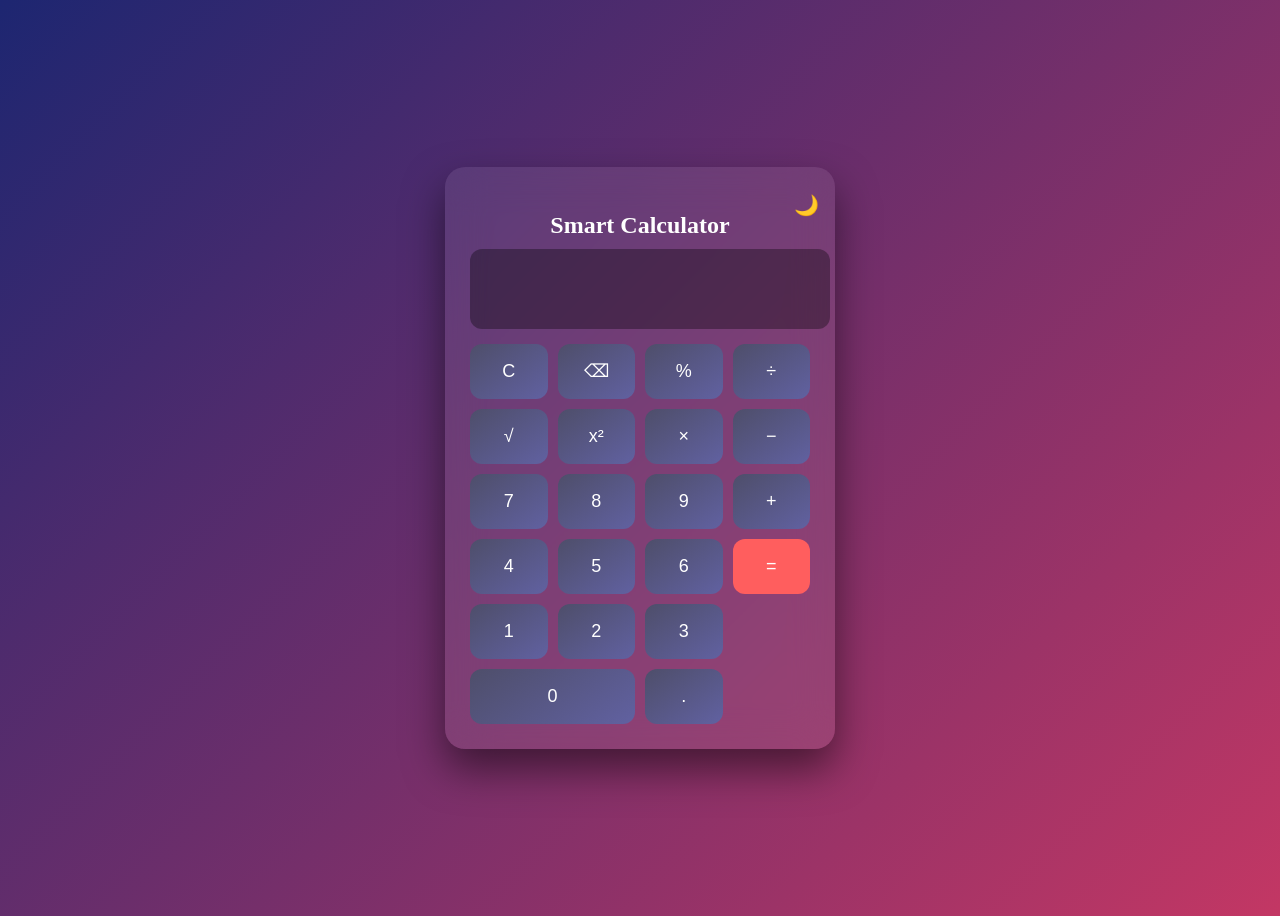
<file: CodeAlpha-Calculator/index.html>
<!DOCTYPE html>
<html lang="en">
<head>
<meta charset="UTF-8">
<title>Advanced Calculator</title>
<link rel="stylesheet" href="style.css">
</head>
<body>

<div class="calculator">

<h2>Smart Calculator</h2>

<button class="theme-toggle" onclick="toggleTheme()">🌙</button>

<input type="text" id="display" disabled>

<div class="buttons">

<button onclick="clearDisplay()">C</button>
<button onclick="deleteLast()">⌫</button>
<button onclick="percentage()">%</button>
<button onclick="setOperator('/')">÷</button>

<button onclick="squareRoot()">√</button>
<button onclick="square()">x²</button>
<button onclick="setOperator('*')">×</button>
<button onclick="setOperator('-')">−</button>

<button onclick="appendNumber('7')">7</button>
<button onclick="appendNumber('8')">8</button>
<button onclick="appendNumber('9')">9</button>
<button onclick="setOperator('+')">+</button>

<button onclick="appendNumber('4')">4</button>
<button onclick="appendNumber('5')">5</button>
<button onclick="appendNumber('6')">6</button>
<button onclick="calculate()" class="equal">=</button>

<button onclick="appendNumber('1')">1</button>
<button onclick="appendNumber('2')">2</button>
<button onclick="appendNumber('3')">3</button>

<button onclick="appendNumber('0')" class="zero">0</button>
<button onclick="appendNumber('.')">.</button>

</div>



</div>

<script src="script.js"></script>
</body>
</html>
</file>
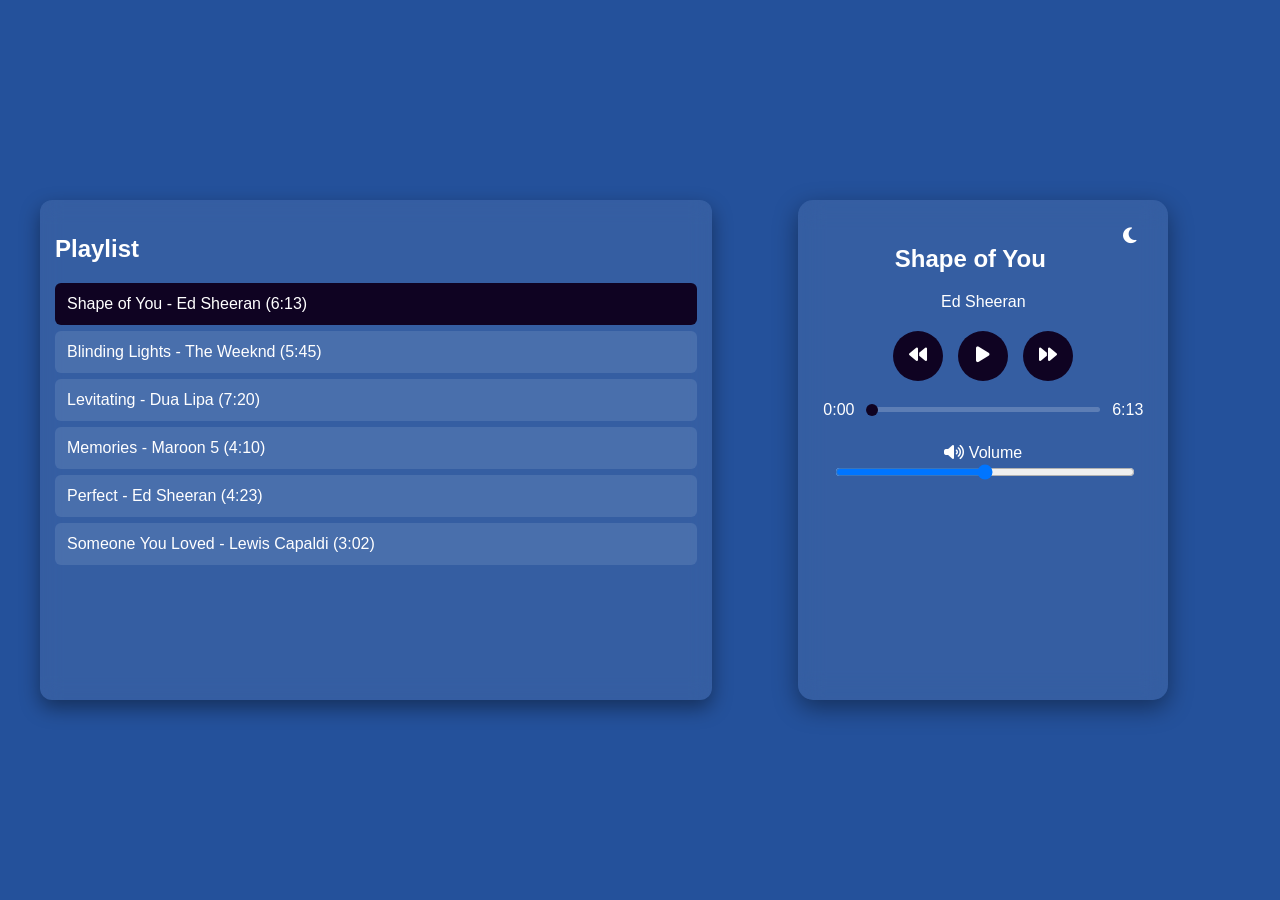
<file: CodeAlpha-MusicPlayer/index.html>
<!DOCTYPE html>
<html lang="en">
<head>
    <meta charset="UTF-8">
    <title>Professional Music Player</title>

    <link rel="stylesheet" href="style.css">
    <link rel="stylesheet" href="https://cdnjs.cloudflare.com/ajax/libs/font-awesome/6.5.1/css/all.min.css">
</head>
<body>

<div class="app-container">

    <!-- Playlist (100% width on left) -->
    <div class="playlist">
        <h2>Playlist</h2>
        <ul id="song-list"></ul>
    </div>

    <!-- Center Music Player -->
    <div class="player-container">

        <div class="player">
<button id="theme-toggle" class="theme-btn"><i class="fa-solid fa-moon"></i></button>

            <h2 id="song-title">Song Title</h2>
            <p id="song-artist">Artist Name</p>

            <audio id="audio"></audio>

            <!-- Controls -->
            <div class="controls">
                <button id="prev"><i class="fa-solid fa-backward"></i></button>
                <button id="play"><i class="fa-solid fa-play"></i></button>
                <button id="next"><i class="fa-solid fa-forward"></i></button>
            </div>

            <!-- Progress Bar -->
            <div class="progress-container">
                <span id="current-time">0:00</span>
                <input type="range" id="progress" value="0">
                <span id="duration">0:00</span>
            </div>

            <!-- Volume -->
            <div class="volume-container">
                <label><i class="fa-solid fa-volume-high"></i> Volume</label>
                <input type="range" id="volume" min="0" max="1" step="0.01">
            </div>

        </div>
    </div>

</div>

<script src="script.js"></script>
</body>
</html>
</file>
<file: CodeAlpha-Calculator/style.css>
body{
display:flex;
justify-content:center;
align-items:center;
height:100vh;
background:linear-gradient(135deg,#1d2671,#c33764);
font-family:Poppins;
transition:0.4s;
}

.calculator{
background:rgba(255,255,255,0.08);
backdrop-filter:blur(20px);
padding:25px;
border-radius:20px;
width:340px;
box-shadow:0 20px 40px rgba(0,0,0,0.5);
position:relative;
}

h2{
text-align:center;
color:white;
margin-bottom:10px;
}

.theme-toggle{
position:absolute;
right:10px;
top:10px;
border:none;
background:none;
font-size:20px;
cursor:pointer;
color:white;
}

#display{
width:100%;
height:60px;
font-size:28px;
text-align:right;
padding:10px;
border:none;
border-radius:12px;
background:#00000055;
color:white;
margin-bottom:15px;
}

.buttons{
display:grid;
grid-template-columns:repeat(4,1fr);
gap:10px;
}

button{
height:55px;
font-size:18px;
border:none;
border-radius:12px;
cursor:pointer;
background:linear-gradient(145deg,#4e4e6a,#6161a1);
color:white;
transition:0.2s;
}

button:hover{
transform:scale(1.05);
}

.equal{
grid-row:span 2;
background:#ff5e5e;
}

.zero{
grid-column:span 2;
}


/* Light Mode */

.light{
background:linear-gradient(135deg,#ffffff,#dfe9f3);
}

.light .calculator{
background:white;
}

.light #display{
background:#eee;
color:black;
}

.light button{
background:#f1f1f1;
color:black;
}
</file>
<file: CodeAlpha-MusicPlayer/style.css>
:root {
    --bg: #24519b;
    --player-bg: rgba(255, 255, 255, 0.08);
    --text: white;
    --accent: #0f0322;
}

.light-mode {
    --bg: #db30c4;
    --player-bg: rgb(238, 73, 224);
    --text: #111;
    --accent: #7e106f;
}

body {
    font-family: 'Poppins', sans-serif;
    background: var(--bg);
    margin: 0;
    height: 100vh;
    display: flex;
    justify-content: center;
    align-items: center;
}

/* App Layout */
.app-container {
    display: flex;
    width: 95%;
    max-width: 1200px;
    height: 500px;
    gap: 15px;
}

/* Playlist (100% width) */
.playlist {
    flex: 1;
    background: var(--player-bg);
    padding: 15px;
    border-radius: 12px;
    color: var(--text);
    backdrop-filter: blur(10px);
    box-shadow: 0 8px 20px rgba(0, 0, 0, 0.4);
    overflow-y: auto;
}

#song-list {
    list-style: none;
    padding: 0;
    margin: 0;
}

#song-list li {
    padding: 12px;
    margin: 6px 0;
    background: rgba(255, 255, 255, 0.1);
    border-radius: 6px;
    cursor: pointer;
    transition: 0.3s;
}

#song-list li:hover,
#song-list li.active {
    background: var(--accent);
    color: white;
}

/* Player Container (Center) */
.player-container {
    flex: 0.8;
    display: flex;
    justify-content: center;
}

.player {
    background: var(--player-bg);
    padding: 25px;
    border-radius: 15px;
    text-align: center;
    width: 320px;
    color: var(--text);
    backdrop-filter: blur(12px);
    box-shadow: 0 8px 25px rgba(0, 0, 0, 0.4);
}

/* Controls */
.controls {
    display: flex;
    justify-content: center;
    gap: 15px;
    margin: 20px 0;
}

.controls button {
    background: var(--accent);
    border: none;
    width: 50px;
    height: 50px;
    border-radius: 50%;
    color: white;
    font-size: 18px;
    cursor: pointer;
    transition: 0.3s;
}

.controls button:hover {
    transform: scale(1.1);
}

/* Progress */
.progress-container {
    display: flex;
    align-items: center;
    gap: 10px;
}

#progress {
    flex: 1;
    height: 5px;
    appearance: none;
    background: rgba(255, 255, 255, 0.2);
    border-radius: 5px;
}

#progress::-webkit-slider-thumb {
    appearance: none;
    width: 12px;
    height: 12px;
    border-radius: 50%;
    background: var(--accent);
}

/* Volume */
.volume-container {
    margin-top: 15px;
    background: var(--volume-bg);
    padding: 10px;
    border-radius: 8px;
    color: white;
}

.volume-container input {
    width: 100%;
}

/* Dark/Light Toggle */
.theme-btn {
    background: none;
    border: none;
    font-size: 18px;
    cursor: pointer;
    float: right;
    color: var(--text);
}
</file>
